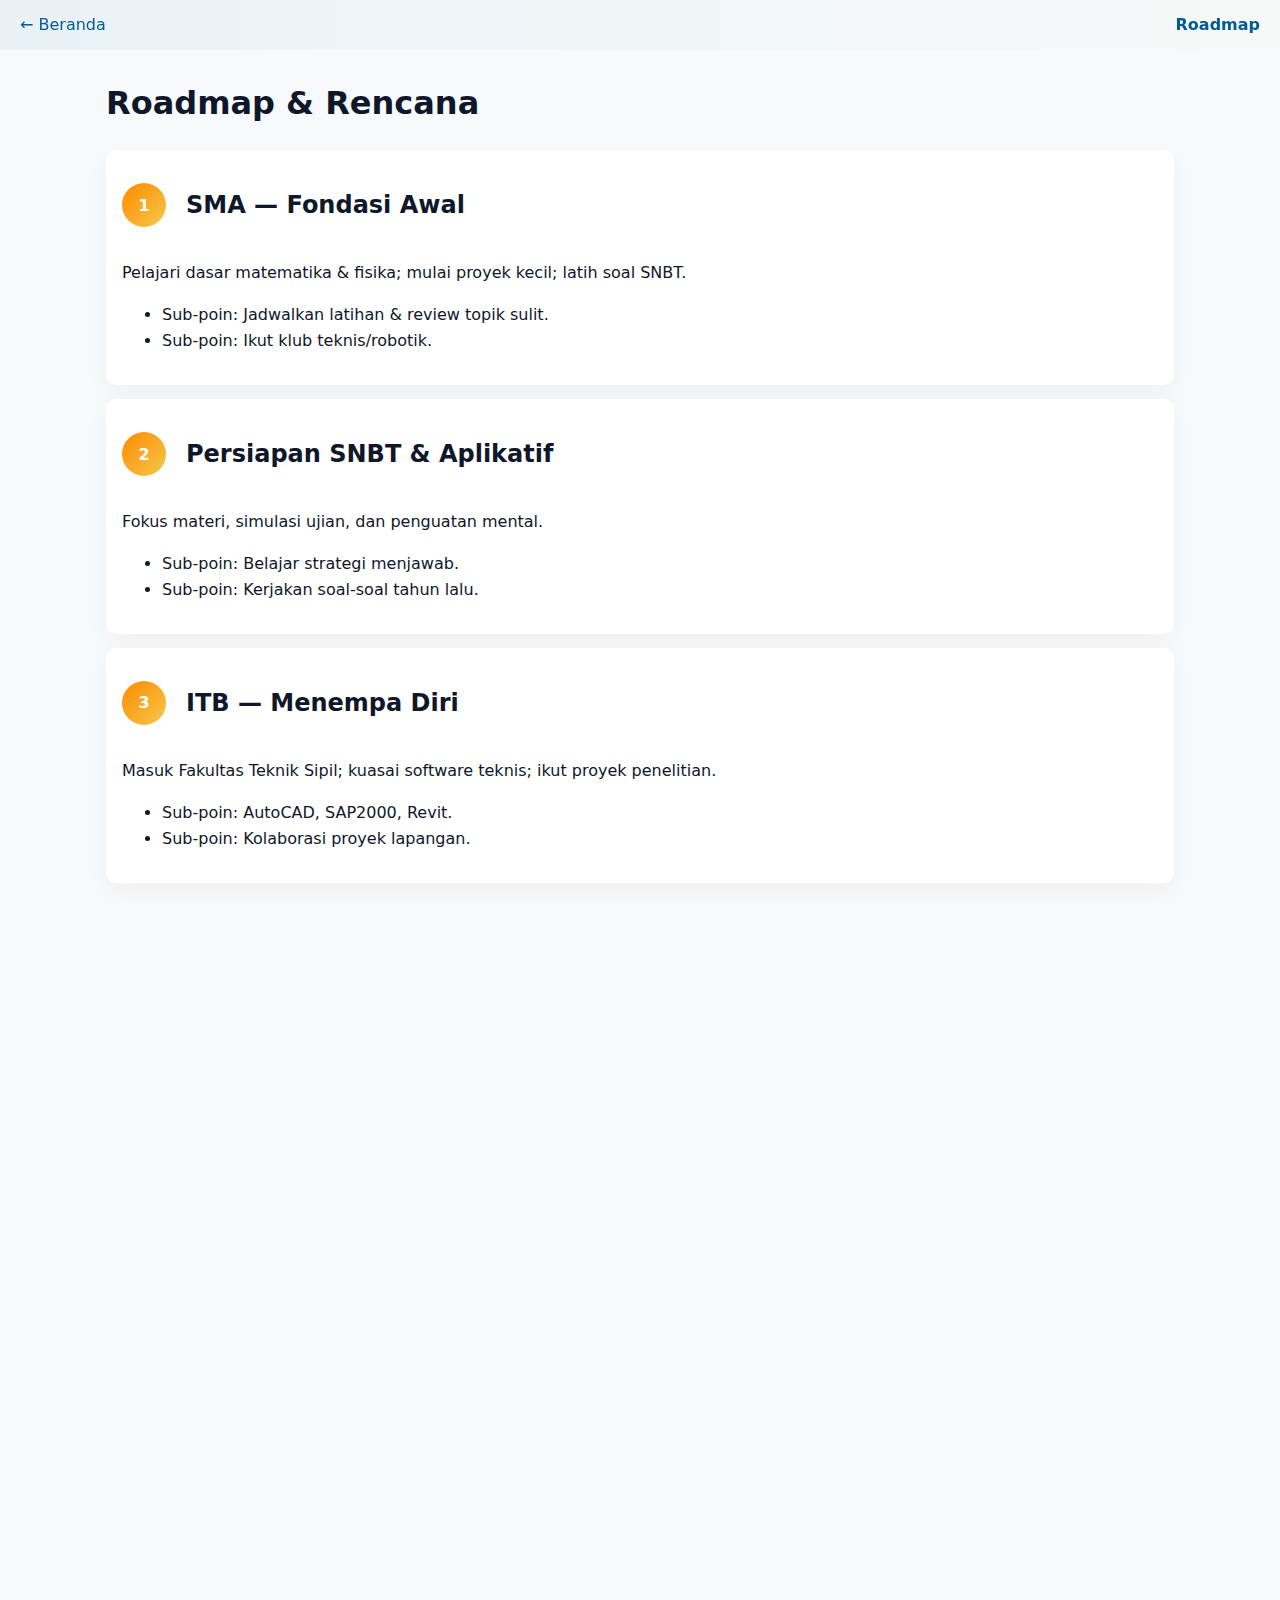
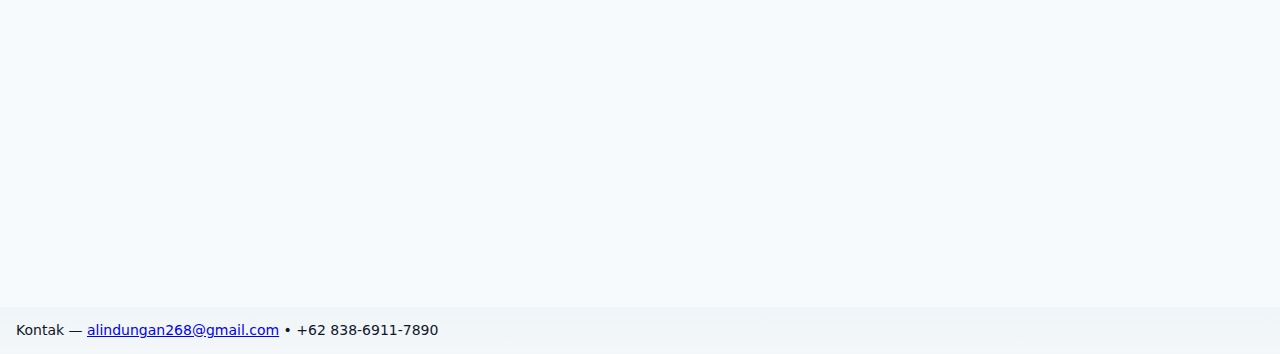
<file: journey.html>
<!doctype html>
<html lang="id">
<head><meta charset="utf-8"><meta name="viewport" content="width=device-width,initial-scale=1">
<title>Roadmap — Lindung Tech</title>
<link rel="stylesheet" href="style.css"></head>
<body>
  <header class="navbar"><a class="nav-back" href="index.html">← Beranda</a><div class="logo">Roadmap</div></header>
  <main class="content">
    <section class="roadmap" data-anim>
      <h1>Roadmap & Rencana</h1>

      <div class="step" data-anim>
        <div class="step-head"><span class="step-num">1</span><h2>SMA — Fondasi Awal</h2></div>
        <p>Pelajari dasar matematika & fisika; mulai proyek kecil; latih soal SNBT.</p>
        <ul><li>Sub-poin: Jadwalkan latihan & review topik sulit.</li><li>Sub-poin: Ikut klub teknis/robotik.</li></ul>
      </div>

      <div class="step" data-anim>
        <div class="step-head"><span class="step-num">2</span><h2>Persiapan SNBT & Aplikatif</h2></div>
        <p>Fokus materi, simulasi ujian, dan penguatan mental.</p>
        <ul><li>Sub-poin: Belajar strategi menjawab.</li><li>Sub-poin: Kerjakan soal-soal tahun lalu.</li></ul>
      </div>

      <div class="step" data-anim>
        <div class="step-head"><span class="step-num">3</span><h2>ITB — Menempa Diri</h2></div>
        <p>Masuk Fakultas Teknik Sipil; kuasai software teknis; ikut proyek penelitian.</p>
        <ul><li>Sub-poin: AutoCAD, SAP2000, Revit.</li><li>Sub-poin: Kolaborasi proyek lapangan.</li></ul>
      </div>

      <div class="step" data-anim>
        <div class="step-head"><span class="step-num">4</span><h2>Magang — Dunia Nyata</h2></div>
        <p>Terjun ke proyek; dokumentasi & manajemen lapangan.</p>
        <ul><li>Sub-poin: Catat metode kerja efektif.</li><li>Sub-poin: Latih komunikasi teknis.</li></ul>
      </div>

      <div class="step" data-anim>
        <div class="step-head"><span class="step-num">5</span><h2>Karier — Engineer Lapangan</h2></div>
        <p>Pengawas proyek; mengelola tim & kualitas kerja.</p>
        <ul><li>Sub-poin: Kembangkan SOP kerja.</li><li>Sub-poin: Prioritaskan keselamatan & mutu.</li></ul>
      </div>

      <div class="step" data-anim>
        <div class="step-head"><span class="step-num">6</span><h2>Bisnis — Konsultan Muda</h2></div>
        <p>Mendirikan usaha kecil; belajar tender & manajemen proyek.</p>
        <ul><li>Sub-poin: Buat portfolio proyek kecil.</li><li>Sub-poin: Pelajari aspek finansial & legal.</li></ul>
      </div>

      <div class="step" data-anim>
        <div class="step-head"><span class="step-num">7</span><h2>Perusahaan — Lindung Tech</h2></div>
        <p>Membangun perusahaan berbasis teknologi & integritas.</p>
        <ul><li>Sub-poin: Investasi SDM & teknologi.</li><li>Sub-poin: Fokus pada gedung tinggi & infrastruktur.</li></ul>
      </div>

    </section>
  </main>
  <footer class="footer small"><div>Kontak — <a href="mailto:alindungan268@gmail.com">alindungan268@gmail.com</a> • +62 838-6911-7890</div></footer>
  <script src="script.js"></script>
</body>
</html>
</file>
<file: style.css>
:root{--blue-itb:#005B96;--muted:#6b7280;--bg:#f7fafc;--card:#fff;--accent:#ff8a00;--accent2:#f6c84c;--text:#0f172a}
*{box-sizing:border-box}body{margin:0;font-family:Inter,system-ui,Arial;background:var(--bg);color:var(--text);line-height:1.6}
.navbar{display:flex;justify-content:space-between;align-items:center;padding:12px 20px;background:linear-gradient(90deg,rgba(0,91,150,0.05),rgba(246,200,76,0.02));position:sticky;top:0;z-index:20}
.logo{font-weight:700;color:var(--blue-itb)}.nav-back{color:var(--blue-itb);text-decoration:none;margin-right:8px}
.hero{display:flex;gap:24px;align-items:center;justify-content:space-between;padding:28px;max-width:1200px;margin:28px auto;background:linear-gradient(180deg,rgba(255,255,255,0.6),rgba(255,255,255,0.4));border-radius:12px;box-shadow:0 12px 30px rgba(8,15,30,0.04)}
.hero-inner{flex:1}.hero-title{font-size:30px;color:var(--blue-itb);margin:0 0 10px}.hero-sub{color:var(--muted);margin:0 0 14px}.hero-cta{display:flex;gap:12px}
.btn{background:var(--blue-itb);color:#fff;padding:10px 14px;border-radius:8px;text-decoration:none;font-weight:600}.btn.alt{background:transparent;color:var(--blue-itb);border:2px solid rgba(0,91,150,0.12)}
.hero-decor{flex:1;display:flex;justify-content:center}.hero-decor img{width:100%;height:340px;object-fit:cover;border-radius:10px;box-shadow:0 10px 30px rgba(8,15,30,0.08);transform:scale(1);transition:transform 10s linear}.hero-decor img:hover{transform:scale(1.03)}
.features{display:flex;gap:18px;max-width:1000px;margin:20px auto}.feature{background:var(--card);padding:18px;border-radius:10px;flex:1;box-shadow:0 8px 24px rgba(8,15,30,0.04)}
.content{max-width:1100px;margin:28px auto;padding:0 16px}.about-card{background:var(--card);padding:18px;border-radius:12px;box-shadow:0 12px 30px rgba(8,15,30,0.04)}.about-head{display:flex;gap:16px;align-items:center}.profile{width:150px;height:150px;object-fit:cover;border-radius:8px}.muted{color:var(--muted)}.about-body h2{margin-top:10px}.photo-grid{display:grid;grid-template-columns:repeat(auto-fit,minmax(200px,1fr));gap:12px;margin-top:14px}.photo-grid img{width:100%;height:140px;object-fit:cover;border-radius:8px}
.calc-card{background:var(--card);padding:16px;border-radius:12px;box-shadow:0 12px 30px rgba(8,15,30,0.04)}.calc-grid{display:flex;gap:18px}.calc-block{flex:1}.calc-info{flex:1;min-width:220px}.btn.accent{background:var(--accent);border:none;color:#fff;padding:10px 12px;border-radius:8px;cursor:pointer}.gear-decor img{width:100%;border-radius:8px}
.roadmap .step{background:var(--card);padding:16px;border-radius:10px;box-shadow:0 8px 24px rgba(8,15,30,0.04);margin-bottom:14px}.step-head{display:flex;gap:12px;align-items:center}.step-num{width:44px;height:44px;border-radius:50%;display:flex;align-items:center;justify-content:center;background:linear-gradient(135deg,var(--accent),var(--accent2));color:#fff;font-weight:700;margin-right:8px}
.footer{padding:18px;background:linear-gradient(180deg,rgba(0,91,150,0.03),rgba(0,0,0,0.01));display:flex;justify-content:space-between;align-items:center;gap:12px;flex-wrap:wrap}.footer.small{padding:12px 16px;font-size:14px}
[data-anim]{opacity:0;transform:translateY(12px);transition:all 700ms cubic-bezier(.2,.9,.2,1)}[data-anim].in{opacity:1;transform:none}
@media(max-width:900px){.hero{flex-direction:column}.hero-decor img{height:220px}.about-head{flex-direction:column;align-items:flex-start}.profile{width:140px;height:140px}.calc-grid{flex-direction:column}}
</file>
